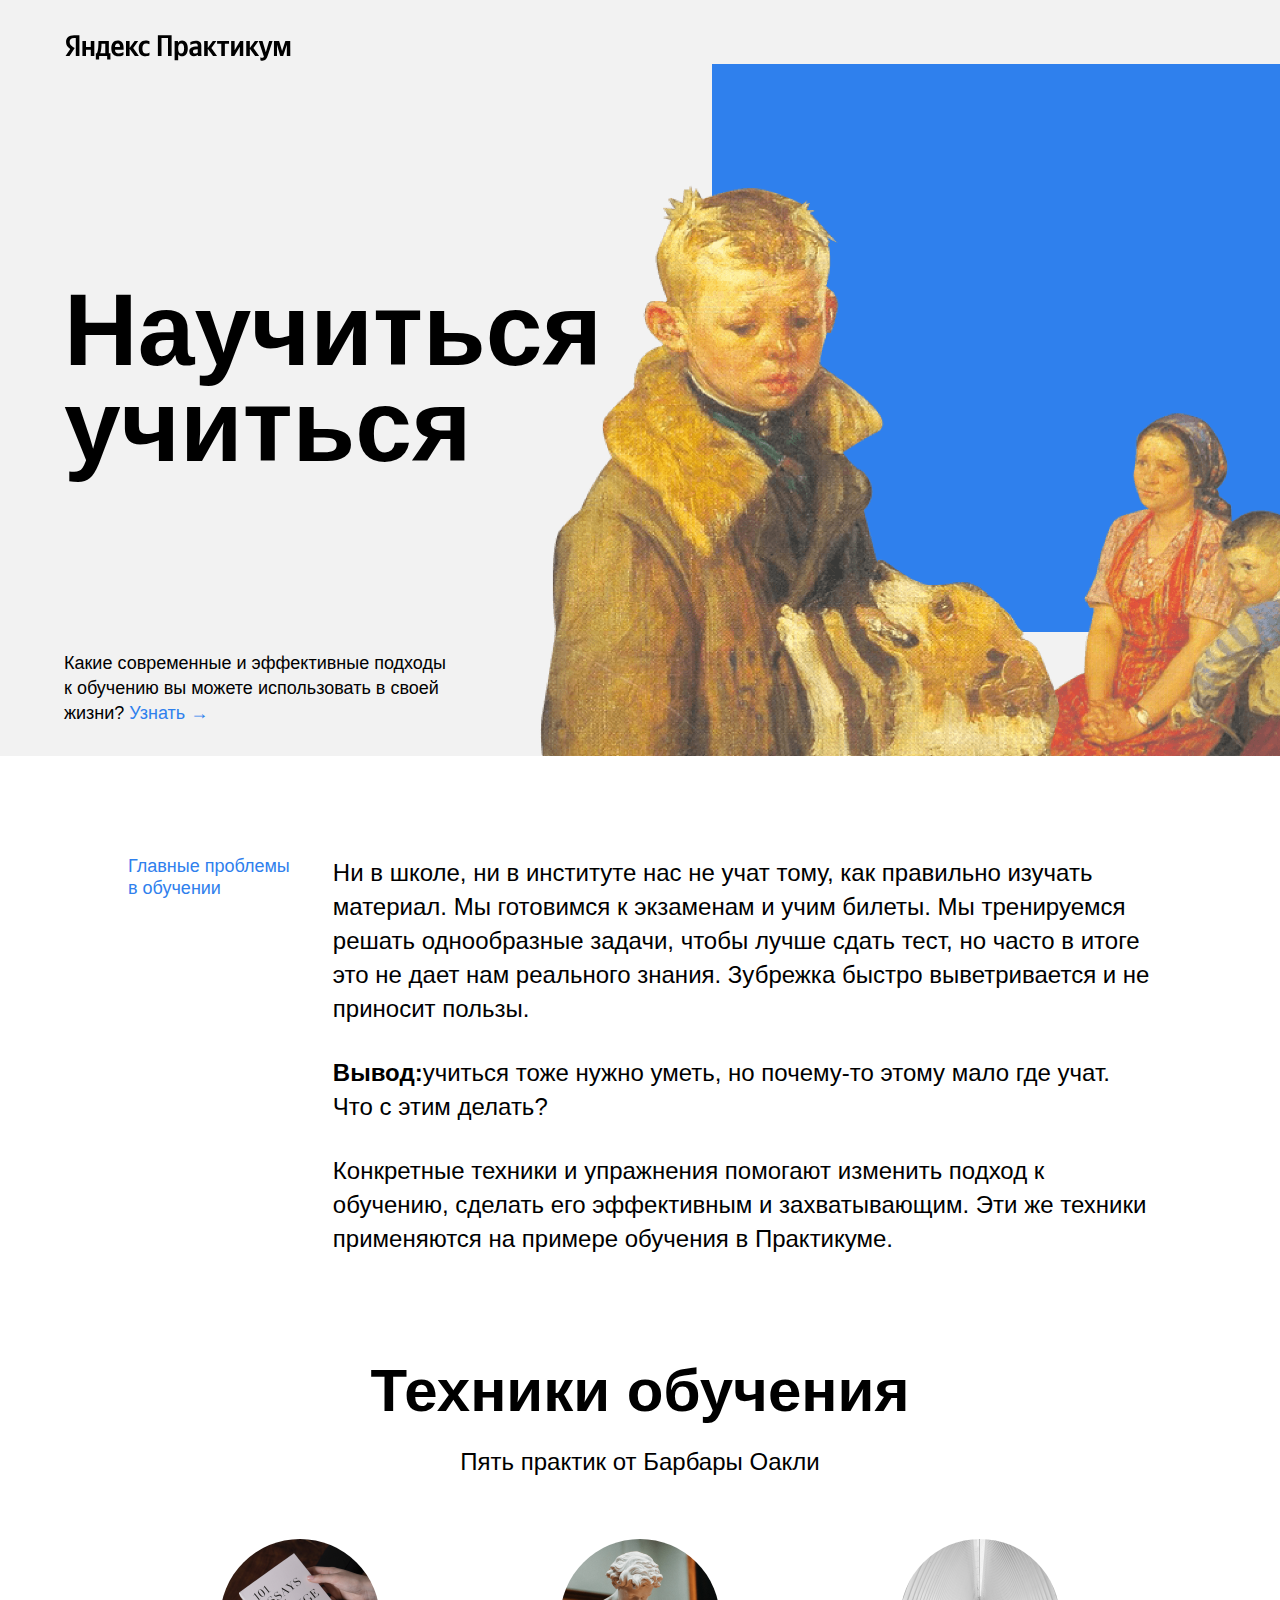
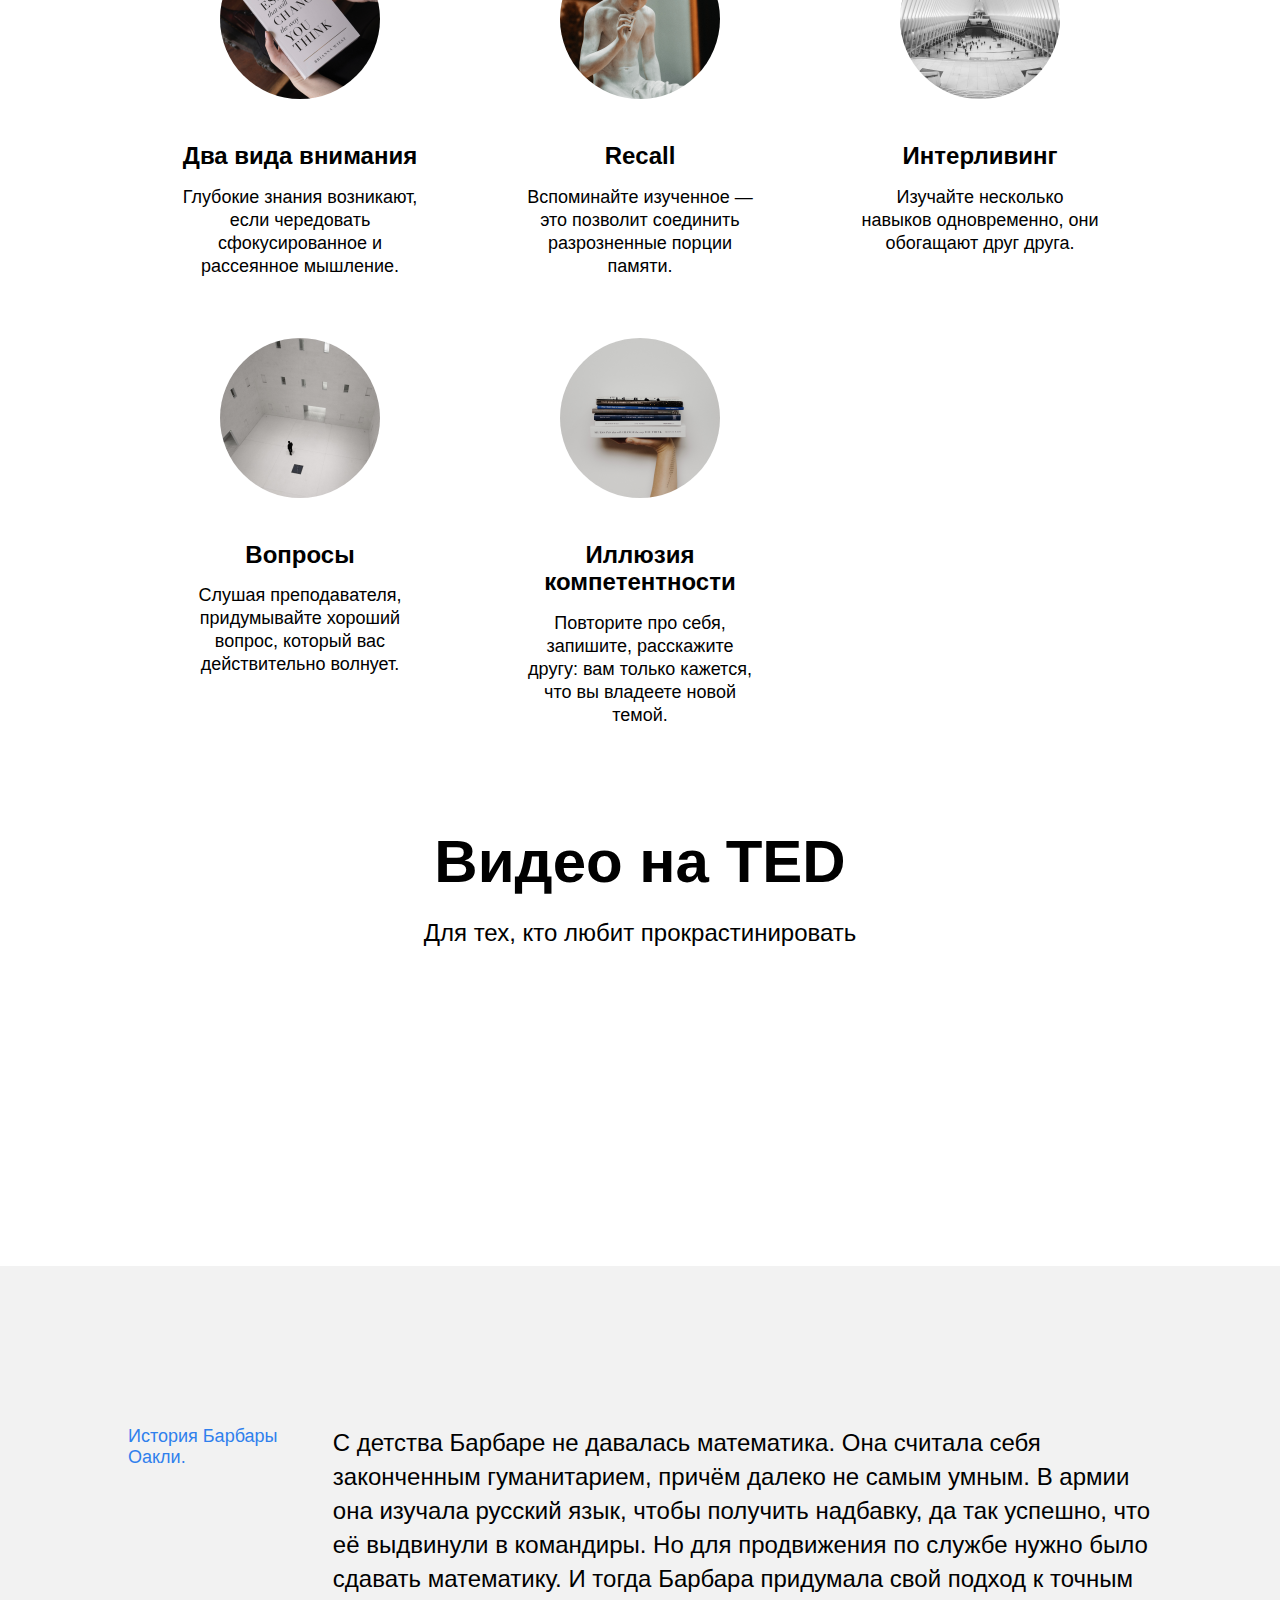
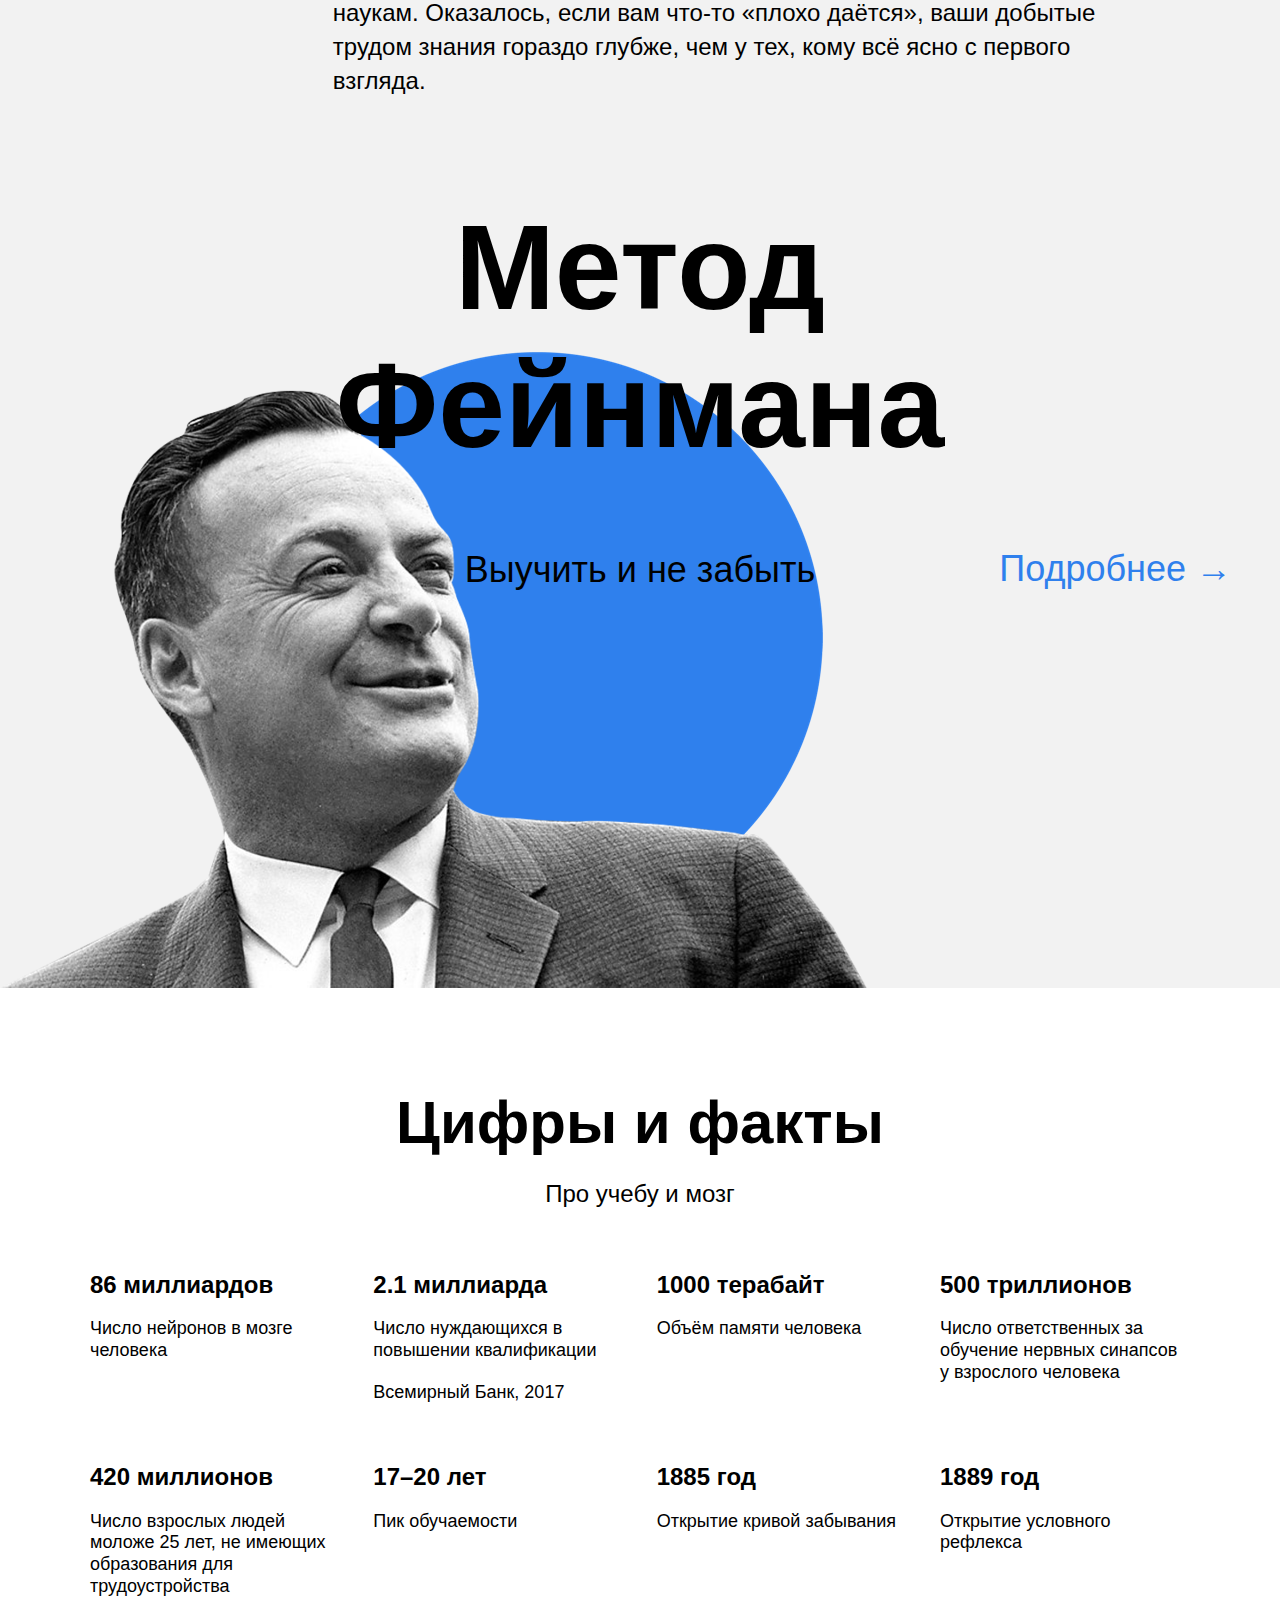
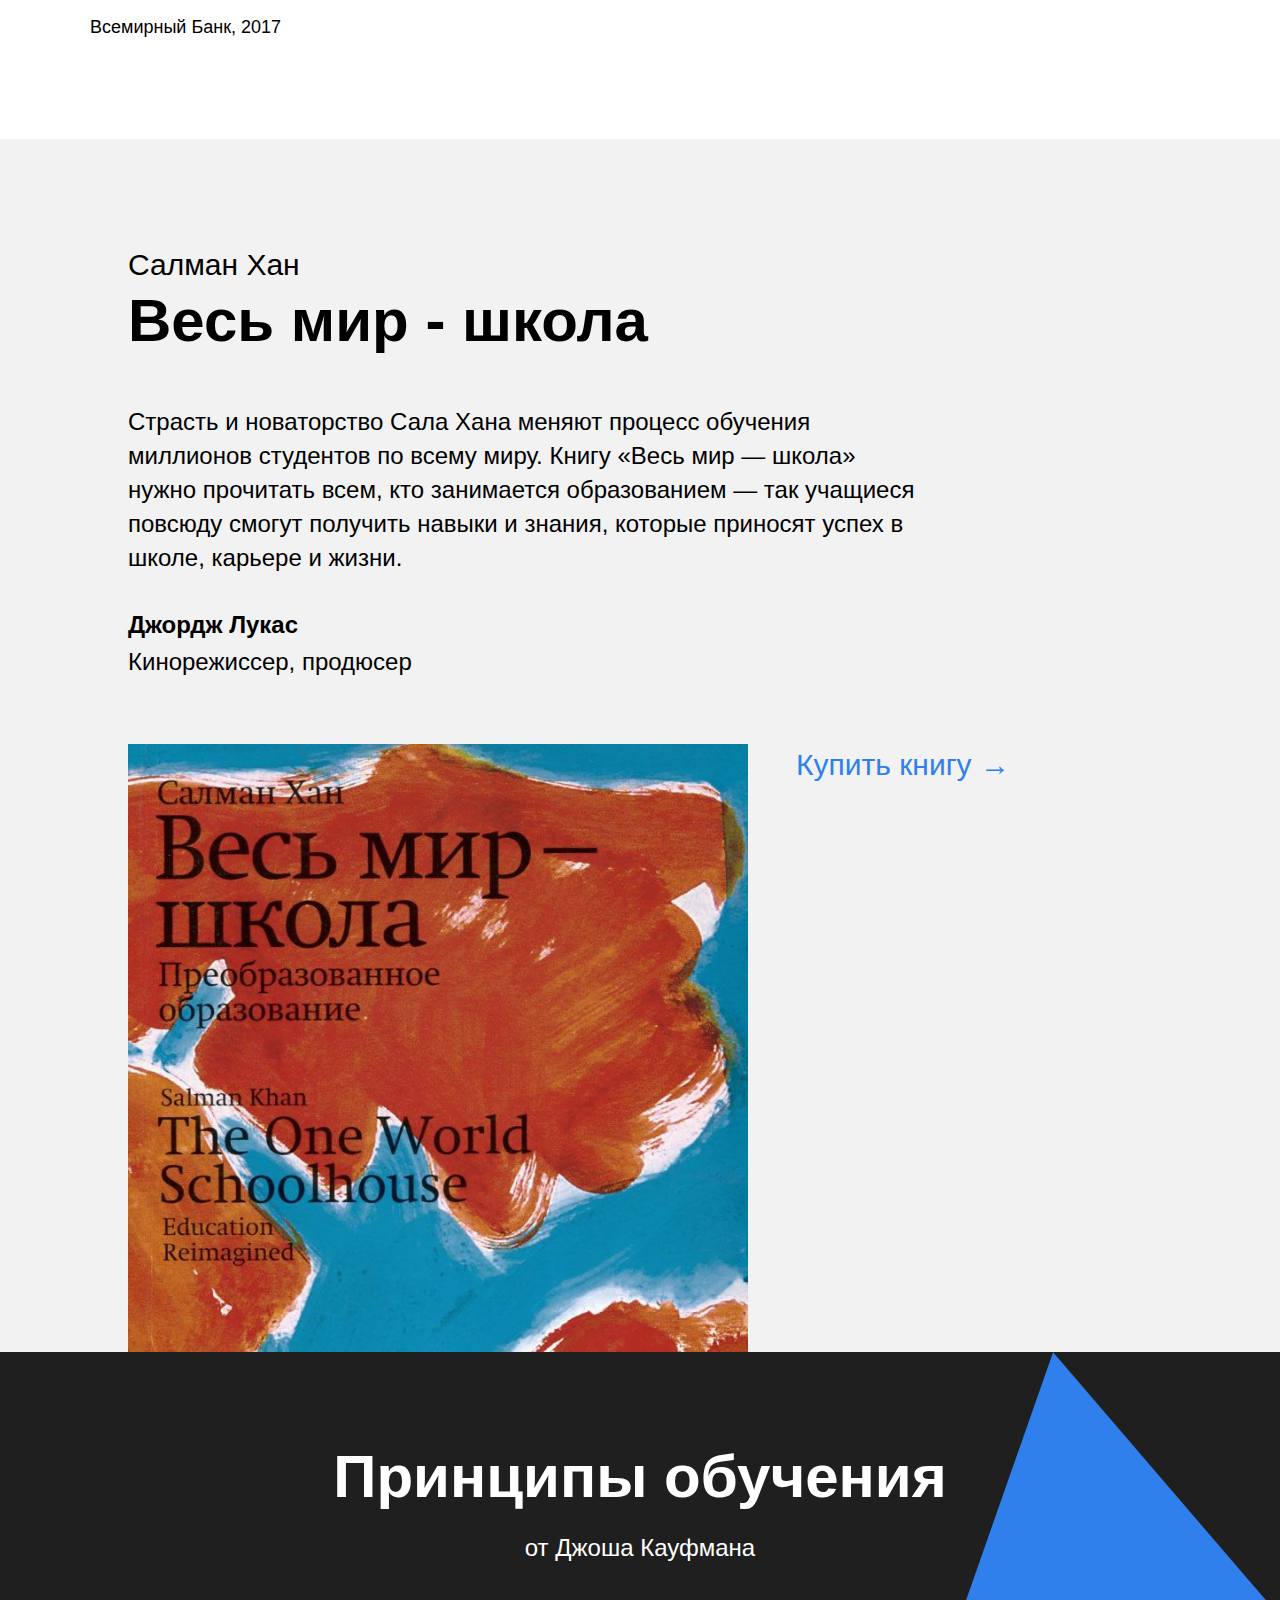
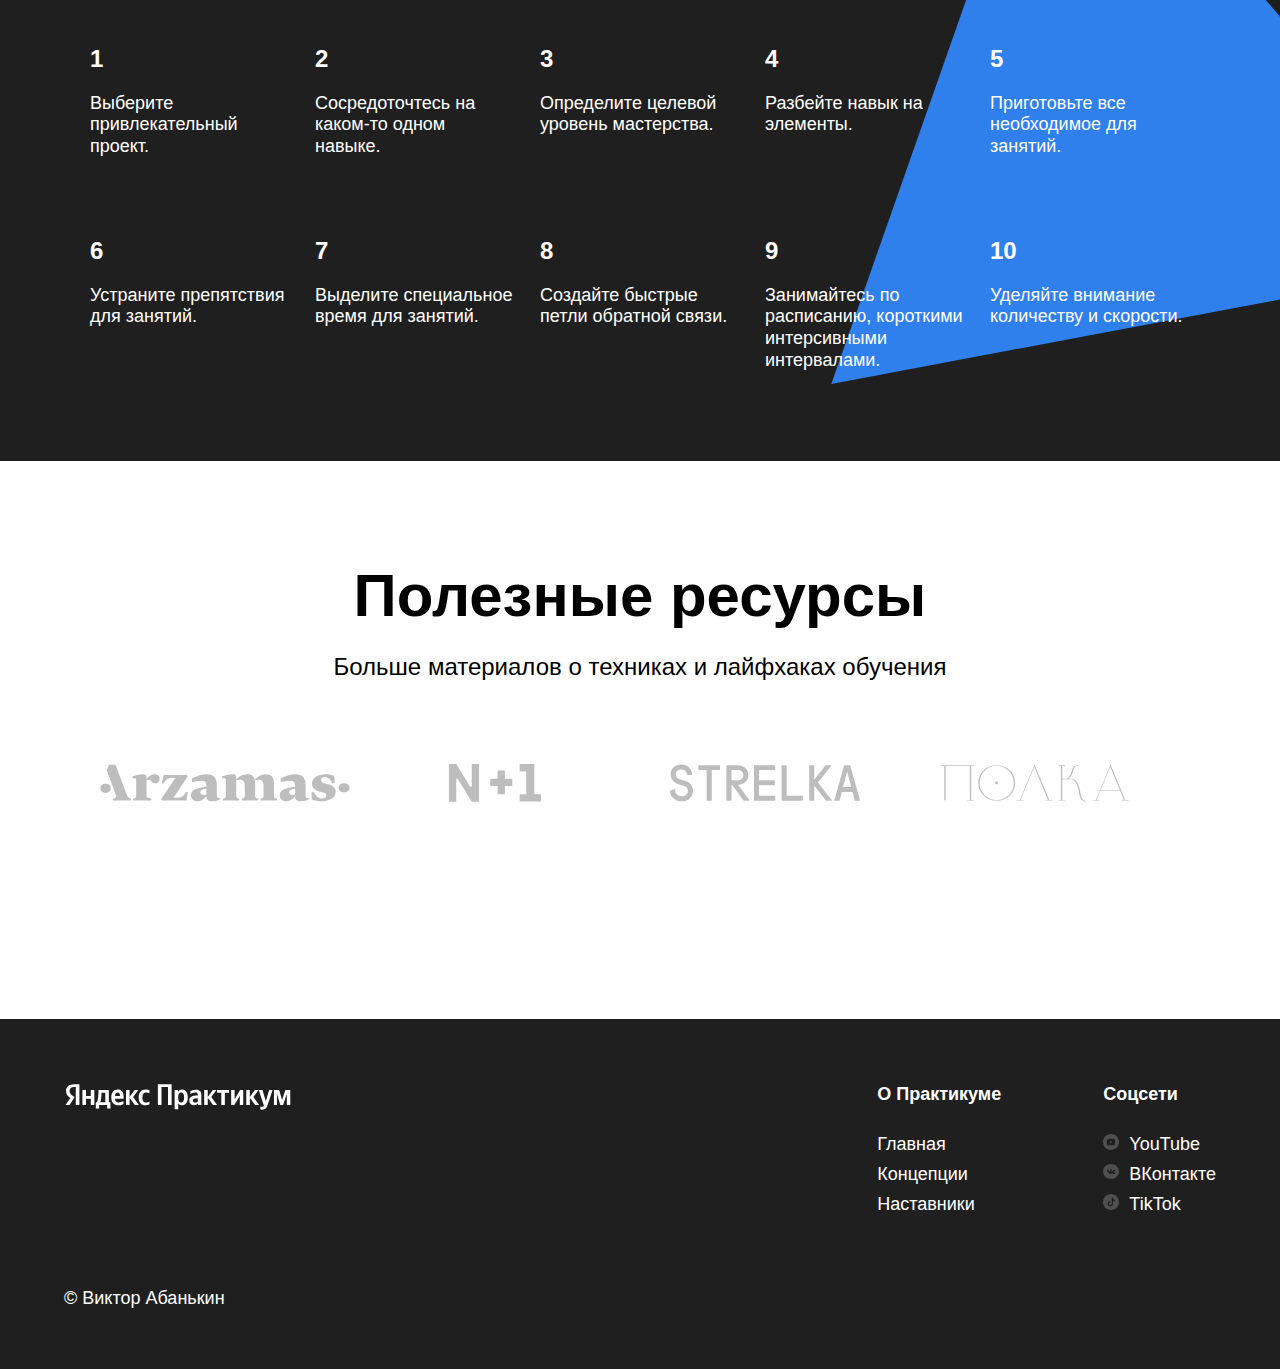
<file: index.html>
<!DOCTYPE html>
<html lang="ru">
<head>
  <meta charset="UTF-8">
  <meta name="viewport" content="width=device-width, initial-scale=1.0">
  <link rel="stylesheet" href="/pages/index.css">
  <title>Научиться учиться</title>
</head>
<body>
  <div class="page">
    <header class="header">
      <img class="logo logo_place_header" src="/images/logo_place_header.svg" alt="Яндекс лого">
      <h1 class="header__title">Научиться учиться</h1>
      <p class="header__subtitle">Какие современные и эффективные подходы к обучению вы можете использовать в своей жизни?
        <a class="header__link" href="#">Узнать &rarr;</a>
      </p>
      <img class="header__main-illustration" src="/images/header-image.png" alt="Картина Опять двойка">
      <div class="header__square-pic rotation"></div>
    </header>
    <main class="content">
      <section class="description">
        <div class="two-columns">
          <h2 class="two-columns__brief">Главные проблемы в обучении</h2>
          <div class="two-columns__main-text">
            <p class="two-columns__paragraph">Ни в школе, ни в институте нас не учат тому, как правильно изучать материал. Мы готовимся к экзаменам и учим билеты. Мы тренируемся решать однообразные задачи, чтобы лучше сдать тест, но часто в итоге это не дает нам реального знания. Зубрежка быстро выветривается и не приносит пользы.</p>
            <p class="two-columns__paragraph"><span class="two-columns__span-accent">Вывод:</span>учиться тоже нужно уметь, но почему-то этому мало где учат. Что с этим делать?</p>
            <p class="two-columns__paragraph">Конкретные техники и упражнения помогают изменить подход к обучению, сделать его эффективным и захватывающим. Эти же техники применяются на примере обучения в Практикуме.</p>
          </div>
        </div>
      </section>
      <section class="techniqes">
        <h2 class="section-title">Техники обучения</h2>
        <h3 class="section-subtitle">Пять практик от Барбары Оакли</h3>
        <ul class="cards">
          <li class="cards__item">
            <img class="cards__image" src="/images/cards-attention.png" alt="Книга">
            <h4 class="cards__title">Два вида внимания</h4>
            <p class="cards__description">Глубокие знания возникают, если чередовать сфокусированное и рассеянное мышление.</p>
          </li>
          <li class="cards__item">
            <img class="cards__image" src="/images/cards-recall.png" alt="Мраморная статуя">
            <h4 class="cards__title">Recall</h4>
            <p class="cards__description">Вспоминайте изученное — это позволит соединить разрозненные порции памяти.</p>
          </li>
          <li class="cards__item">
            <img class="cards__image" src="/images/cards-interliving.png" alt="Множество людей в большом зале">
            <h4 class="cards__title">Интерливинг</h4>
            <p class="cards__description">Изучайте несколько навыков одновременно, они обогащают друг друга.</p>
          </li>
          <li class="cards__item">
            <img class="cards__image" src="/images/cards-question.png" alt="Светлое помещение с человеком">
            <h4 class="cards__title">Вопросы</h4>
            <p class="cards__description">Слушая преподавателя, придумывайте хороший вопрос, который вас действительно волнует.</p>
          </li>
          <li class="cards__item">
            <img class="cards__image" src="/images/cards-competence.png" alt="Стопка книг">
            <h4 class="cards__title">Иллюзия компетентности</h4>
            <p class="cards__description">Повторите про себя, запишите, расскажите другу: вам только кажется, что вы владеете новой темой.</p>
          </li>
        </ul>
      </section>
      <section class="video">
        <h2 class="section-title">Видео на TED</h2>
        <h3 class="section-subtitle">Для тех, кто любит прокрастинировать</h3>
        <div class="video__iframes">
          <iframe class="video__iframe"
           src="https://www.youtube.com/embed/arj7oStGLkU"
           title="YouTube Video player"
           allow="accelerometer; autoplay; clipboard-write; encrypted-media; gyroscope; picture-in-picture; web-share"
           allowfullscreen>
          </iframe>
          <iframe class="video__iframe"
          src="https://www.youtube.com/embed/5MgBikgcWnY"
          title="YouTube Video player"
          allow="accelerometer; autoplay; clipboard-write; encrypted-media; gyroscope; picture-in-picture; web-share"
          allowfullscreen>
          </iframe>
        </div>
      </section>
      <section class="oakley">
        <div class="two-columns">
          <h2 class="two-columns__brief">История Барбары Оакли.</h2>
          <div class="two-columns__main-text">
            <p class="two-columns__paragraph">С детства Барбаре не давалась математика. Она считала себя законченным гуманитарием, причём далеко не самым умным. В армии она изучала русский язык, чтобы получить надбавку, да так успешно, что её выдвинули в командиры. Но для продвижения по службе нужно было сдавать математику. И тогда Барбара придумала свой подход к точным наукам. Оказалось, если вам что-то «плохо даётся», ваши добытые трудом знания гораздо глубже, чем у тех, кому всё ясно с первого взгляда.</p>
          </div>
        </div>
      </section>
      <section class="feynman">
        <h2 class="feynman__title">Метод Фейнмана</h2>
        <h3 class="feynman__subtitle">Выучить и не забыть</h3>
        <a class="feynman__link" href="#">Подробнее &rarr;</a>
        <img class="feynman__img" src="/images/feynman.png" alt="Фейнман">
      </section>
      <section class="digits">
        <h2 class="section-title">Цифры и факты</h2>
        <h3 class="section-subtitle">Про учебу и мозг</h3>
          <ul class="table">
            <li class="table__cell">
              <h4 class="table__heading">86 миллиардов</h4>
              <p class="table__text">Число нейронов в мозге человека</p>
            </li>
            <li class="table__cell">
              <h4 class="table__heading">2.1 миллиарда</h4>
              <p class="table__text"> Число нуждающихся в повышении квалификации</p>
              <p class="table__text">Всемирный Банк, 2017</p>
            </li>
            <li class="table__cell">
              <h4 class="table__heading">1000 терабайт</h4>
              <p class="table__text">Объём памяти человека</p>
            </li>
            <li class="table__cell">
              <h4 class="table__heading">500 триллионов</h4>
              <p class="table__text">Число ответственных за обучение нервных синапсов у взрослого человека</p>
            </li>
            <li class="table__cell">
              <h4 class="table__heading">420 миллионов</h4>
              <p class="table__text">Число взрослых людей моложе 25 лет, не имеющих образования для трудоустройства</p>
              <p class="table__text">Всемирный Банк, 2017</p>
            </li>
            <li class="table__cell">
              <h4 class="table__heading">17–20 лет</h4>
              <p class="table__text">Пик обучаемости</p>
            </li>
            <li class="table__cell">
              <h4 class="table__heading">1885 год</h4>
              <p class="table__text">Открытие кривой забывания</p>
            </li>
            <li class="table__cell">
              <h4 class="table__heading">1889 год</h4>
              <p class="table__text">Открытие условного рефлекса</p>
            </li>
          </ul>
      </section>
      <section class="khan">
        <div class="khan__container">
          <h2 class="khan__author">Салман Хан</h2>
          <p class="khan__title">Весь мир - школа</p>
          <blockquote class="khan__quote">
            <p>Страсть и новаторство Сала Хана меняют процесс обучения миллионов студентов по всему миру. Книгу «Весь мир — школа» нужно прочитать всем, кто занимается образованием — так учащиеся повсюду смогут получить навыки и знания, которые приносят успех в школе, карьере и жизни.</p>
          </blockquote>
          <h3 class="khan__quote-author">Джордж Лукас</h3>
          <p class="khan__quote-author-subline">Кинорежиссер, продюсер</p>
          <div class="khan__book-container">
            <img src="/images/khan-book.jpg" alt="Обложка книги Салман Хана" class="khan__book-pic">
            <a href="#" class="khan__buy-link">Купить книгу &rarr;</a>
          </div>
        </div>
      </section>
      <section class="kaufman">
        <div class="kaufman__triangle rotation"></div>
        <h2 class="section-title section-title_theme_dark">Принципы обучения</h2>
        <h3 class="section-subtitle section-subtitle_theme_dark">от Джоша Кауфмана</h3>
        <ul class="table">
          <li class="table__cell table__cell_theme_dark">
            <h4 class="table__heading table__heading_theme_dark">1</h4>
            <p class="table__text table__text_theme_dark">Выберите привлекательный проект.</p>
          </li>
          <li class="table__cell table__cell_theme_dark">
            <h4 class="table__heading table__heading_theme_dark">2</h4>
            <p class="table__text table__text_theme_dark">Сосредоточтесь на каком-то одном навыке.</p>
          </li>
          <li class="table__cell table__cell_theme_dark">
            <h4 class="table__heading table__heading_theme_dark">3</h4>
            <p class="table__text table__text_theme_dark">Определите целевой уровень мастерства.</p>
          </li>
          <li class="table__cell table__cell_theme_dark">
            <h4 class="table__heading table__heading_theme_dark">4</h4>
            <p class="table__text table__text_theme_dark">Разбейте навык на элементы.</p>
          </li>
          <li class="table__cell table__cell_theme_dark">
            <h4 class="table__heading table__heading_theme_dark">5</h4>
            <p class="table__text table__text_theme_dark">Приготовьте все необходимое для занятий.</p>
          </li>
          <li class="table__cell table__cell_theme_dark">
            <h4 class="table__heading table__heading_theme_dark">6</h4>
            <p class="table__text table__text_theme_dark">Устраните препятствия для занятий.</p>
          </li>
          <li class="table__cell table__cell_theme_dark">
            <h4 class="table__heading table__heading_theme_dark">7</h4>
            <p class="table__text table__text_theme_dark">Выделите специальное время для занятий.</p>
          </li>
          <li class="table__cell table__cell_theme_dark">
           <h4 class="table__heading table__heading_theme_dark">8</h4>
           <p class="table__text table__text_theme_dark">Создайте быстрые петли обратной связи.</p>
          </li>
          <li class="table__cell table__cell_theme_dark">
            <h4 class="table__heading table__heading_theme_dark">9</h4>
            <p class="table__text table__text_theme_dark">Занимайтесь по расписанию, короткими интерсивными интервалами.</p>
          </li>
          <li class="table__cell table__cell_theme_dark">
            <h4 class="table__heading table__heading_theme_dark">10</h4>
            <p class="table__text table__text_theme_dark">Уделяйте внимание количеству и скорости.</p>
          </li>
        </ul>
      </section>
      <section class="resources">
        <h2 class="section-title">Полезные ресурсы</h2>
        <h3 class="section-subtitle">Больше материалов о техниках и лайфхаках обучения</h3>
        <div class="resources__logo-zone">
          <a href="#" class="resources__link">
            <img class="resources__logo" src="/images/logo/resources-arzamas.svg" alt="Арзамас">
          </a>
          <a href="#" class="resources__link">
            <img class="resources__logo" src="/images/logo/resources-n1.svg" alt="Н1">
          </a>
          <a href="#" class="resources__link">
            <img class="resources__logo" src="/images/logo/resources-strelka.svg" alt="Стрелка">
          </a>
          <a href="#" class="resources__link">
            <img class="resources__logo" src="/images/logo/resources-polka.svg" alt="Полка">
          </a>
        </div>
      </section>
    </main>
    <footer class="footer">
      <div class="footer__columns">
        <div class="footer__column footer__column_content_copyright">
          <img class="logo logo_place_footer" src="/images/logo_place_footer.svg" alt="Яндекс лого">
          <p class="footer__author">&copy; Виктор Абанькин</p>
        </div>
        <nav class="footer__column footer__column_contetnt_info">
          <h4 class="footer__column-heading">О Практикуме</h4>
          <ul class="footer__column-links">
            <li><a href="#" class="footer__column-link">Главная</a></li>
            <li><a href="#" class="footer__column-link">Концепции</a></li>
            <li><a href="#" class="footer__column-link">Наставники</a></li>
          </ul>
        </nav>
        <nav class="footer__column footer__column_content_social">
          <h4 class="footer__column-heading">Соцсети</h4>
          <ul class="footer__column-links">
            <li>
              <a href="#" class="footer__column-link">
                <img class="footer__social-icon" src="/images/youtube-icon.svg" alt="Ютуб лого">YouTube
              </a>
            </li>
            <li>
              <a href="#" class="footer__column-link">
                <img class="footer__social-icon" src="/images/vk_color_white.svg" alt="Вк лого">ВКонтакте
              </a>
            </li>
            <li>
              <a href="#" class="footer__column-link">
                <img class="footer__social-icon" src="/images/tiktok-icon.svg" alt="ТикТок лого">TikTok
              </a>
            </li>
          </ul>
        </nav>
      </div>
    </footer>
  </div>
</body>
</html>
</file>
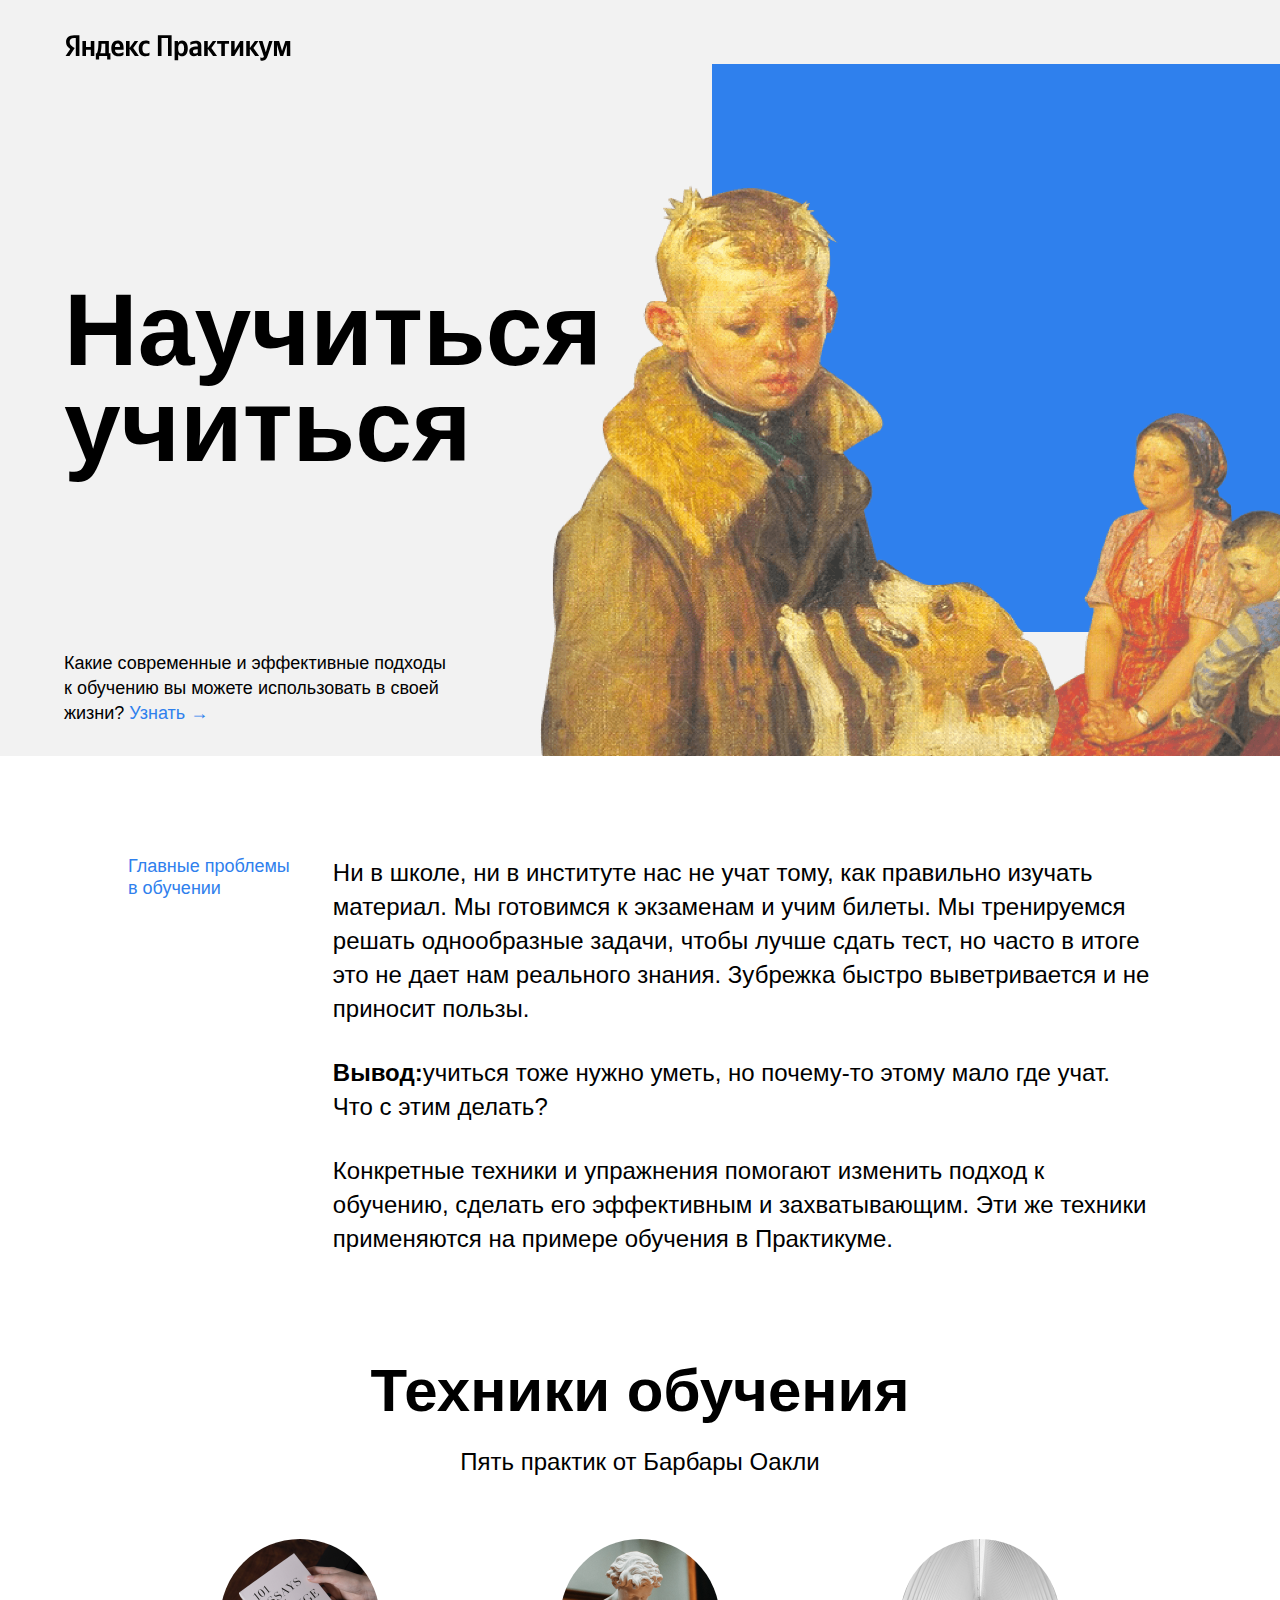
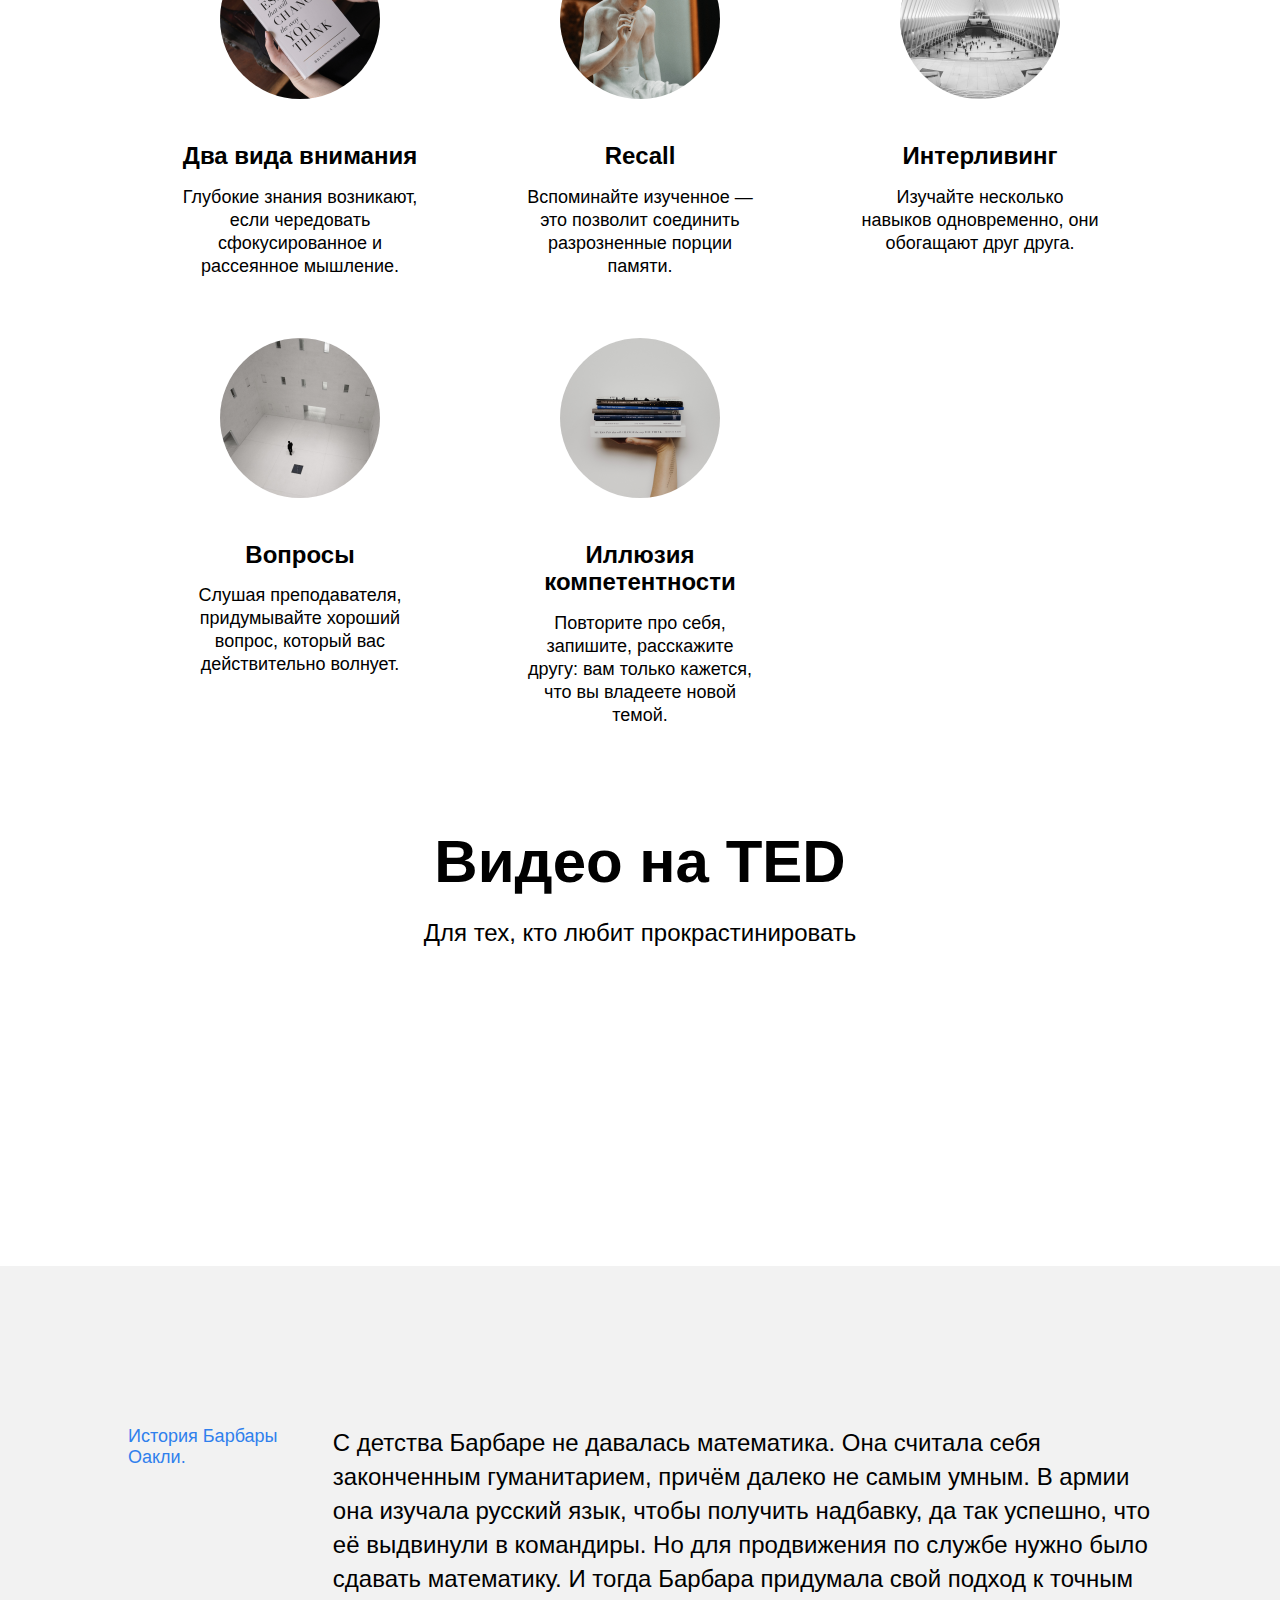
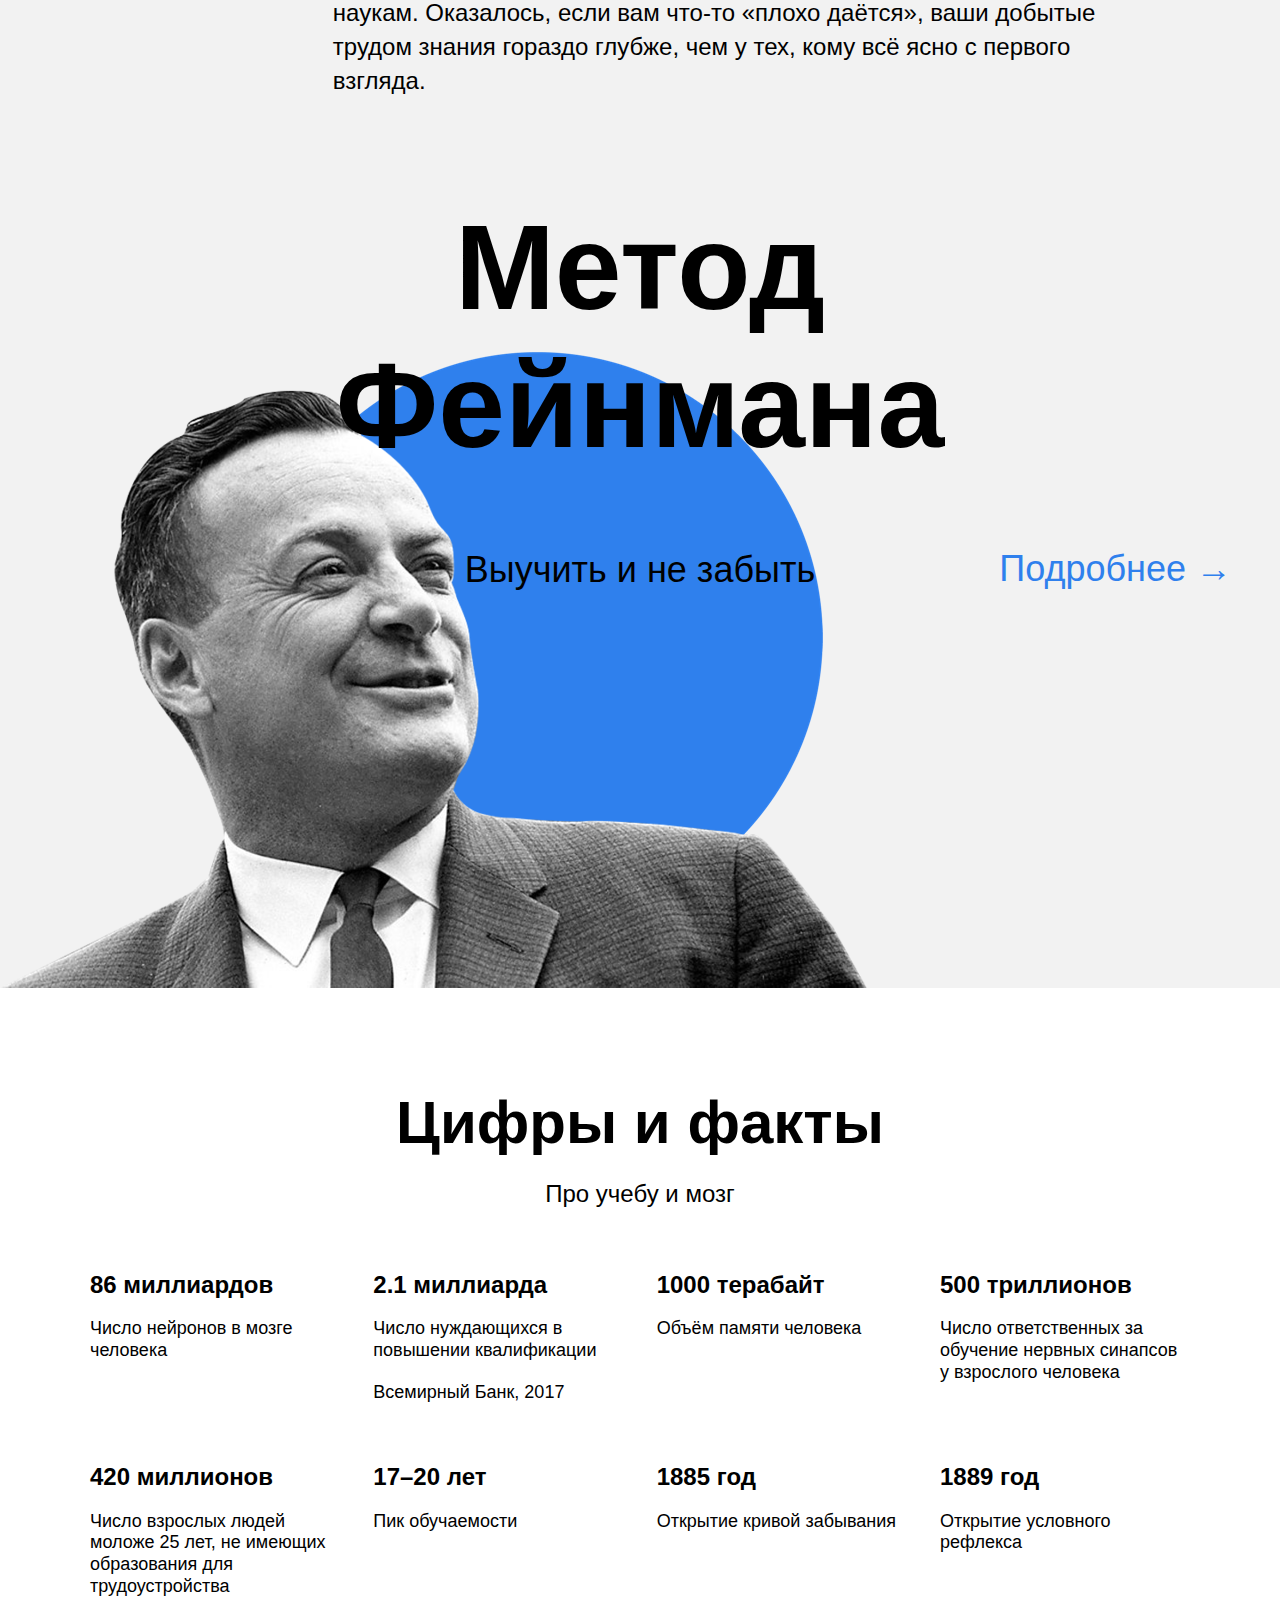
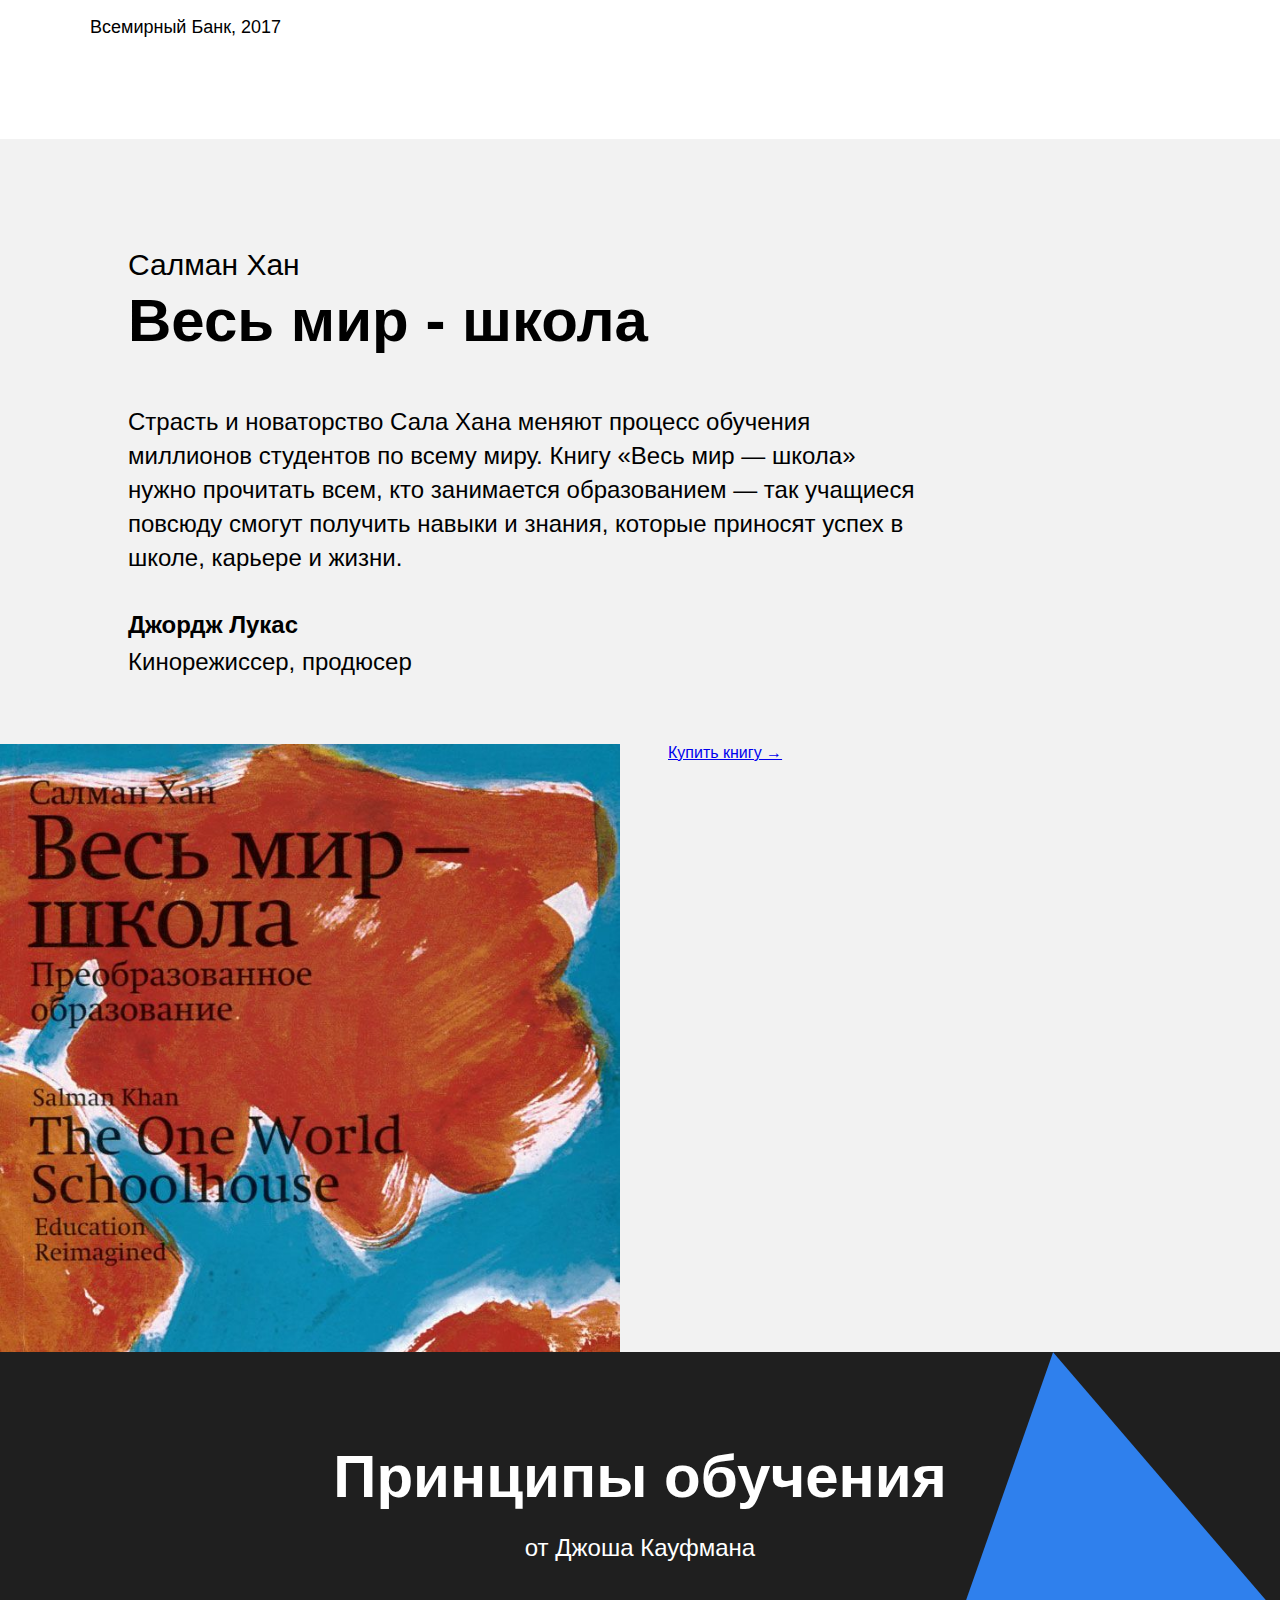
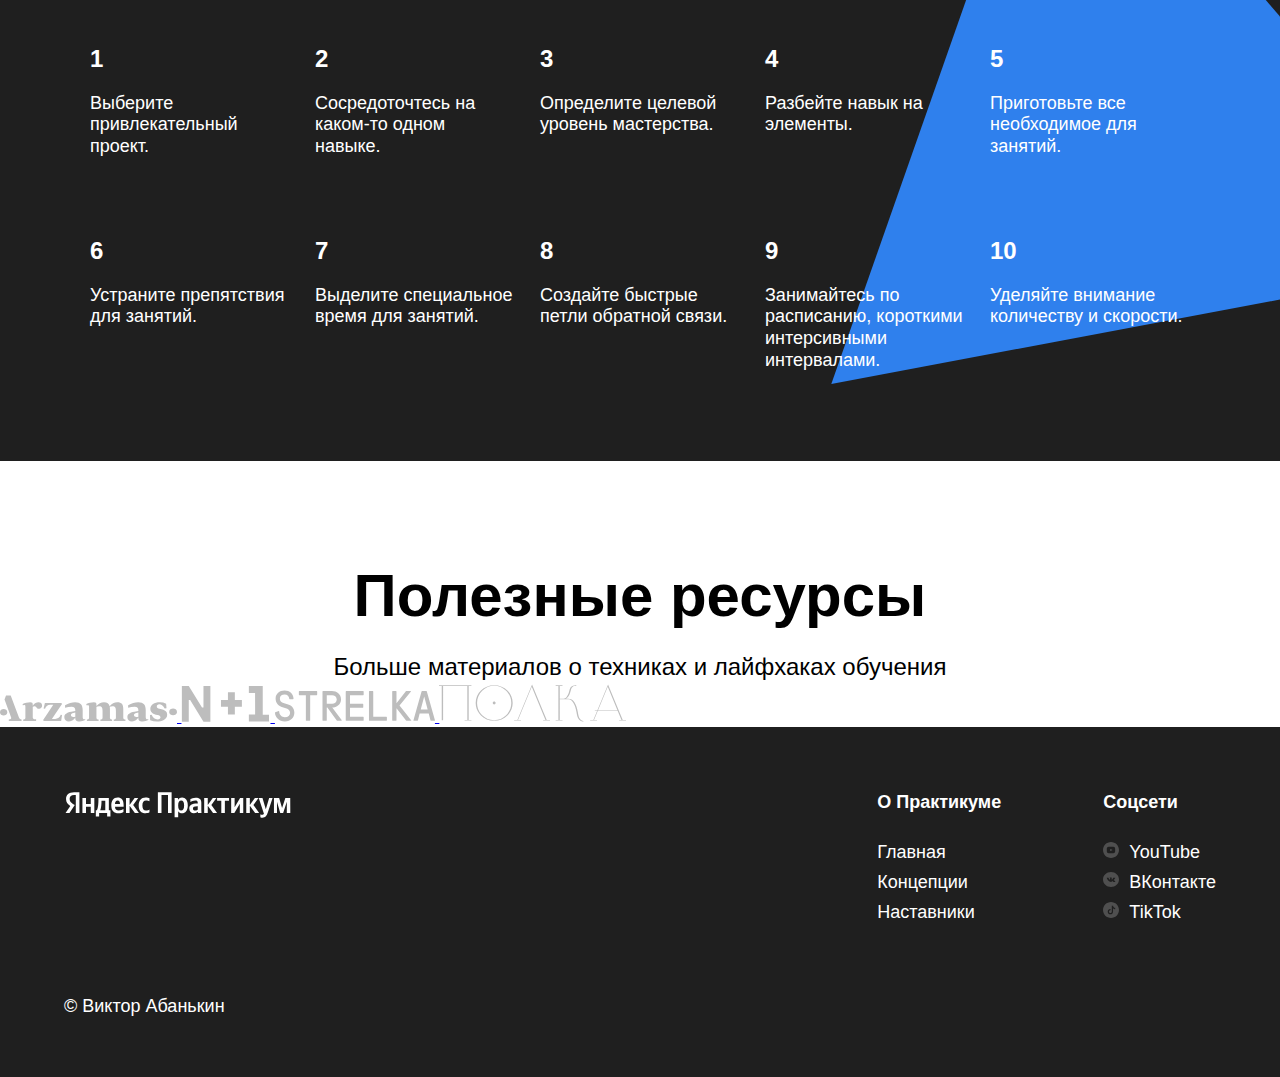
<file: pages/index.html>
<!DOCTYPE html>
<html lang="ru">
<head>
  <meta charset="UTF-8">
  <meta name="viewport" content="width=device-width, initial-scale=1.0">
  <link rel="stylesheet" href="/vendor/normalize.css">
  <link rel="stylesheet" href="/pages/index.css">
  <title>Научиться учиться</title>
</head>
<body>
  <div class="page">
    <header class="header">
      <img class="logo logo_place_header" src="/images/logo_place_header.svg" alt="Яндекс лого">
      <h1 class="header__title">Научиться учиться</h1>
      <p class="header__subtitle">Какие современные и эффективные подходы к обучению вы можете использовать в своей жизни?
        <a class="header__link" href="#">Узнать &rarr;</a>
      </p>
      <img class="header__main-illustration" src="/images/header-image.png" alt="Картина Опять двойка">
      <div class="header__square-pic"></div>
    </header>
    <main class="content">
      <section class="description">
        <div class="two-columns">
          <h3 class="two-columns__brief">Главные проблемы в обучении</h3>
          <div class="two-columns__main-text">
            <p class="two-columns__paragraph">Ни в школе, ни в институте нас не учат тому, как правильно изучать материал. Мы готовимся к экзаменам и учим билеты. Мы тренируемся решать однообразные задачи, чтобы лучше сдать тест, но часто в итоге это не дает нам реального знания. Зубрежка быстро выветривается и не приносит пользы.</p>
            <p class="two-columns__paragraph"><span class="two-columns__span-accent">Вывод:</span>учиться тоже нужно уметь, но почему-то этому мало где учат. Что с этим делать?</p>
            <p class="two-columns__paragraph">Конкретные техники и упражнения помогают изменить подход к обучению, сделать его эффективным и захватывающим. Эти же техники применяются на примере обучения в Практикуме.</p>
          </div>
        </div>
      </section>
      <section class="techniqes">
        <h2 class="section-title techniqes__section-title">Техники обучения</h2>
        <h3 class="section-subtitle techniqes__section-subtitle">Пять практик от Барбары Оакли</h3>
        <ul class="cards">
          <li class="cards__item">
            <img class="cards__image" src="/images/cards-attention.png" alt="Книга">
            <h4 class="cards__title">Два вида внимания</h4>
            <p class="cards__description">Глубокие знания возникают, если чередовать сфокусированное и рассеянное мышление.</p>
          </li>
          <li class="cards__item">
            <img class="cards__image" src="/images/cards-recall.png" alt="Мраморная статуя">
            <h4 class="cards__title">Recall</h4>
            <p class="cards__description">Вспоминайте изученное — это позволит соединить разрозненные порции памяти.</p>
          </li>
          <li class="cards__item">
            <img class="cards__image" src="/images/cards-interliving.png" alt="Множество людей в большом зале">
            <h4 class="cards__title">Интерливинг</h4>
            <p class="cards__description">Изучайте несколько навыков одновременно, они обогащают друг друга.</p>
          </li>
          <li class="cards__item">
            <img class="cards__image" src="/images/cards-question.png" alt="Светлое помещение с человеком">
            <h4 class="cards__title">Вопросы</h4>
            <p class="cards__description">Слушая преподавателя, придумывайте хороший вопрос, который вас действительно волнует.</p>
          </li>
          <li class="cards__item">
            <img class="cards__image" src="/images/cards-competence.png" alt="Стопка книг">
            <h4 class="cards__title">Иллюзия компетентности</h4>
            <p class="cards__description">Повторите про себя, запишите, расскажите другу: вам только кажется, что вы владеете новой темой.</p>
          </li>
        </ul>
      </section>
      <section class="video">
        <h2 class="section-title">Видео на TED</h2>
        <h3 class="section-subtitle">Для тех, кто любит прокрастинировать</h3>
        <div class="video__iframes">
          <iframe class="video__iframe"
           src="https://www.youtube.com/embed/arj7oStGLkU"
           title="YouTube Video player"
           allow="accelerometer; autoplay; clipboard-write; encrypted-media; gyroscope; picture-in-picture; web-share"
           allowfullscreen>
          </iframe>
          <iframe class="video__iframe"
          src="https://www.youtube.com/embed/5MgBikgcWnY"
          title="YouTube Video player"
          allow="accelerometer; autoplay; clipboard-write; encrypted-media; gyroscope; picture-in-picture; web-share"
          allowfullscreen>
          </iframe>
        </div>
      </section>
      <section class="oakley">
        <div class="two-columns">
          <h3 class="two-columns__brief">История Барбары Оакли.</h3>
          <div class="two-columns__main-text">
            <p class="two-columns__paragraph">С детства Барбаре не давалась математика. Она считала себя законченным гуманитарием, причём далеко не самым умным. В армии она изучала русский язык, чтобы получить надбавку, да так успешно, что её выдвинули в командиры. Но для продвижения по службе нужно было сдавать математику. И тогда Барбара придумала свой подход к точным наукам. Оказалось, если вам что-то «плохо даётся», ваши добытые трудом знания гораздо глубже, чем у тех, кому всё ясно с первого взгляда.</p>
          </div>
        </div>
      </section>
      <section class="feynman">
        <h2 class="feynman__title">Метод Фейнмана</h2>
        <h3 class="feynman__subtitle">Выучить и не забыть</h3>
        <a class="feynman__link" href="#">Подробнее &rarr;</a>
        <img class="feynman__img" src="/images/feynman.png" alt="Фейнман">
      </section>
      <section class="digits">
        <h2 class="section-title">Цифры и факты</h2>
        <h3 class="section-subtitle">Про учебу и мозг</h3>
          <ul class="table">
            <li class="table__cell">
              <h4 class="table__heading">86 миллиардов</h4>
              <p class="table__text">Число нейронов в мозге человека</p>
            </li>
            <li class="table__cell">
              <h4 class="table__heading">2.1 миллиарда</h4>
              <p class="table__text"> Число нуждающихся в повышении квалификации</p>
              <p class="table__text">Всемирный Банк, 2017</p>
            </li>
            <li class="table__cell">
              <h4 class="table__heading">1000 терабайт</h4>
              <p class="table__text">Объём памяти человека</p>
            </li>
            <li class="table__cell">
              <h4 class="table__heading">500 триллионов</h4>
              <p class="table__text">Число ответственных за обучение нервных синапсов у взрослого человека</p>
            </li>
            <li class="table__cell">
              <h4 class="table__heading">420 миллионов</h4>
              <p class="table__text">Число взрослых людей моложе 25 лет, не имеющих образования для трудоустройства</p>
              <p class="table__text">Всемирный Банк, 2017</p>
            </li>
            <li class="table__cell">
              <h4 class="table__heading">17–20 лет</h4>
              <p class="table__text">Пик обучаемости</p>
            </li>
            <li class="table__cell">
              <h4 class="table__heading">1885 год</h4>
              <p class="table__text">Открытие кривой забывания</p>
            </li>
            <li class="table__cell">
              <h4 class="table__heading">1889 год</h4>
              <p class="table__text">Открытие условного рефлекса</p>
            </li>
          </ul>
      </section>
      <section class="khan">
        <div class="khan__container">
          <h3 class="khan__author">Салман Хан</h3>
          <p class="khan__title">Весь мир - школа</p>
          <p class="khan__quote">Страсть и новаторство Сала Хана меняют процесс обучения миллионов студентов по всему миру. Книгу «Весь мир — школа» нужно прочитать всем, кто занимается образованием — так учащиеся повсюду смогут получить навыки и знания, которые приносят успех в школе, карьере и жизни.</p>
          <h4 class="khan__quote-author">Джордж Лукас</h4>
          <p class="khan__quote-author-subline">Кинорежиссер, продюсер</p>
        </div>
        <div class="khan__book-container">
            <img src="/images/khan-book.jpg" alt="Обложка книги Салман Хана" class="khan__book-pic">
            <a href="#" class="khan__book-link">Купить книгу &rarr;</a>
        </div>
      </section>
      <section class="kaufman">
        <div class="kaufman__triangle"></div>
        <h2 class="section-title section-title_theme_dark">Принципы обучения</h2>
        <h3 class="section-subtitle section-subtitle_theme_dark">от Джоша Кауфмана</h3>
        <ul class="table">
          <li class="table__cell table__cell_theme_dark">
            <h4 class="table__heading table__heading_theme_dark">1</h4>
            <p class="table__text table__text_theme_dark">Выберите привлекательный проект.</p>
          </li>
          <li class="table__cell table__cell_theme_dark">
            <h4 class="table__heading table__heading_theme_dark">2</h4>
            <p class="table__text table__text_theme_dark">Сосредоточтесь на каком-то одном навыке.</p>
          </li>
          <li class="table__cell table__cell_theme_dark">
            <h4 class="table__heading table__heading_theme_dark">3</h4>
            <p class="table__text table__text_theme_dark">Определите целевой уровень мастерства.</p>
          </li>
          <li class="table__cell table__cell_theme_dark">
            <h4 class="table__heading table__heading_theme_dark">4</h4>
            <p class="table__text table__text_theme_dark">Разбейте навык на элементы.</p>
          </li>
          <li class="table__cell table__cell_theme_dark">
            <h4 class="table__heading table__heading_theme_dark">5</h4>
            <p class="table__text table__text_theme_dark">Приготовьте все необходимое для занятий.</p>
          </li>
          <li class="table__cell table__cell_theme_dark">
            <h4 class="table__heading table__heading_theme_dark">6</h4>
            <p class="table__text table__text_theme_dark">Устраните препятствия для занятий.</p>
          </li>
          <li class="table__cell table__cell_theme_dark">
            <h4 class="table__heading table__heading_theme_dark">7</h4>
            <p class="table__text table__text_theme_dark">Выделите специальное время для занятий.</p>
          </li>
          <li class="table__cell table__cell_theme_dark">
           <h4 class="table__heading table__heading_theme_dark">8</h4>
           <p class="table__text table__text_theme_dark">Создайте быстрые петли обратной связи.</p>
          </li>
          <li class="table__cell table__cell_theme_dark">
            <h4 class="table__heading table__heading_theme_dark">9</h4>
            <p class="table__text table__text_theme_dark">Занимайтесь по расписанию, короткими интерсивными интервалами.</p>
          </li>
          <li class="table__cell table__cell_theme_dark">
            <h4 class="table__heading table__heading_theme_dark">10</h4>
            <p class="table__text table__text_theme_dark">Уделяйте внимание количеству и скорости.</p>
          </li>
        </ul>
      </section>
      <section class="resources">
        <h3 class="section-title">Полезные ресурсы</h3>
        <h4 class="section-subtitle">Больше материалов о техниках и лайфхаках обучения</h4>
        <nav class="logo-zone">
          <a href="#" class="logo">
            <img src="/images/logo/resources-arzamas.svg" alt="Арзамас">
          </a>
          <a href="#" class="logo">
            <img src="/images/logo/resources-n1.svg" alt="Н1">
          </a>
          <a href="#" class="logo">
            <img src="/images/logo/resources-strelka.svg" alt="Стрелка">
          </a>
          <a href="#" class="logo">
            <img src="/images/logo/resources-polka.svg" alt="Полка">
          </a>
        </nav>
      </section>
    </main>
    <footer class="footer">
      <div class="footer__columns">
        <div class="footer__column footer__column_content_copyright">
          <img class="logo logo_place_footer" src="/images/logo_place_footer.svg" alt="Яндекс лого">
          <p class="footer__author">&copy; Виктор Абанькин</p>
        </div>
        <nav class="footer__column footer__column_contetnt_info">
          <h4 class="footer__column-heading">О Практикуме</h4>
          <ul class="footer__column-links">
            <li><a href="#" class="footer__column-link">Главная</a></li>
            <li><a href="#" class="footer__column-link">Концепции</a></li>
            <li><a href="#" class="footer__column-link">Наставники</a></li>
          </ul>
        </nav>
        <nav class="footer__column footer__column_content_social">
          <h4 class="footer__column-heading">Соцсети</h4>
          <ul class="footer__column-links">
            <li>
              <a href="#" class="footer__column-link">
                <img class="footer__social-icon" src="/images/youtube-icon.svg" alt="Ютуб лого">YouTube
              </a>
            </li>
            <li>
              <a href="#" class="footer__column-link">
                <img class="footer__social-icon" src="/images/vk_color_white.svg" alt="Вк лого">ВКонтакте
              </a>
            </li>
            <li>
              <a href="#" class="footer__column-link">
                <img class="footer__social-icon" src="/images/tiktok-icon.svg" alt="ТикТок лого">TikTok
              </a>
            </li>
          </ul>
        </nav>
      </div>
    </footer>
  </div>
</body>
</html>
</file>
<file: pages/index.css>
@import url(/vendor/normalize.css);
@import url(/blocks/rotation/rotation.css);
@import url(../blocks/page/page.css);
@import url(../blocks/header/header.css);
@import url(../blocks/logo/_place/logo_place_header.css);
@import url(../blocks/header/__title/header__title.css);
@import url(../blocks/header/__subtitle/header__subtitle.css);
@import url(../blocks/header/__link/header__link.css);
@import url(../blocks/header/__main-illustration/header__main-illustration.css);
@import url(../blocks/header/__square-pic/header__square-pic.css);
@import url(../blocks/description/description.css);
@import url(../blocks/two-columns/two-columns.css);
@import url(../blocks/two-columns/__brief/two-columns__brief.css);
@import url(../blocks/two-columns/__main-text/two-columns__main-text.css);
@import url(../blocks/two-columns/__paragraph/two-columns__paragraph.css);
@import url(../blocks/two-columns/__span-accent/two-columns__span-accent.css);
@import url(../blocks/techniques/techniques.css);
@import url(../blocks/cards/cards.css);
@import url(../blocks/cards/__item/cards__item.css);
@import url(../blocks/cards/__image/cards__image.css);
@import url(../blocks/cards/__title/cards__title.css);
@import url(../blocks/cards/__description/cards__description.css);
@import url(../blocks/video/__iframes/video__iframes.css);
@import url(../blocks/video/__iframe/video__iframe.css);
@import url(../blocks/oakley/oakley.css);
@import url(../blocks/khan/khan.css);
@import url(../blocks/khan/__container/khan__container.css);
@import url(../blocks/khan/__author/khan__author.css);
@import url(../blocks/khan/__title/khan__title.css);
@import url(../blocks/khan/__quote/khan__quote.css);
@import url(../blocks/khan/__quote-author/khan__quote-author.css);
@import url(../blocks/khan/__quote-author-subline/khan__quote-author-subline.css);
@import url(../blocks/khan/__book-conainer/khan__book-container.css);
@import url(../blocks/khan/__book-pic/khan__book-pic.css);
@import url(../blocks/khan/__buy-link/khan__buy-link.css);
@import url(../blocks/digits/digits.css);
@import url(../blocks/section-title/section-title.css);
@import url(../blocks/section-subtitle/section-subtitle.css);
@import url(../blocks/table/table.css);
@import url(../blocks/table/__cell/table__cell.css);
@import url(../blocks/table/__heading/table__heading.css);
@import url(../blocks/table/__text/table__text.css);
@import url(../blocks/feynman/feynman.css);
@import url(../blocks/feynman/__title/feynman__title.css);
@import url(../blocks/feynman/__subtitle/feynman__subtitle.css);
@import url(../blocks/feynman/__link/feynman__link.css);
@import url(../blocks/feynman/__img/feynman__img.css);
@import url(../blocks/kaufman/kaufman.css);
@import url(../blocks/kaufman/__triangle/kaufman__triangle.css);
@import url(../blocks/section-title/_theme/section-title_theme_dark.css);
@import url(../blocks/section-subtitle/_theme/section-subtitle_theme_dark.css);
@import url(../blocks/table/__cell/_theme/table__cell_theme_dark.css);
@import url(../blocks/resources/resources.css);
@import url(../blocks/resources/__logo-zone/resources__logo-zone.css);
@import url(../blocks/resources/__link/resources__link.css);
@import url(../blocks/resources/__logo/resources__logo.css);
@import url(../blocks/footer/footer.css);
@import url(../blocks/footer/__columns/footer__columns.css);
@import url(../blocks/footer/__column-heading/footer__column-heading.css);
@import url(../blocks/footer/__column/_content/footer__column_content_copyright.css);
@import url(../blocks/logo/_place/logo_place_footer.css);
@import url(../blocks/footer/__author/footer__author.css);
@import url(../blocks/footer/__column-links/footer__column-links.css);
@import url(../blocks/footer/__column-link/footer__column-link.css);
@import url(../blocks/footer/__social-icon/footer__social-icon.css);
</file>
